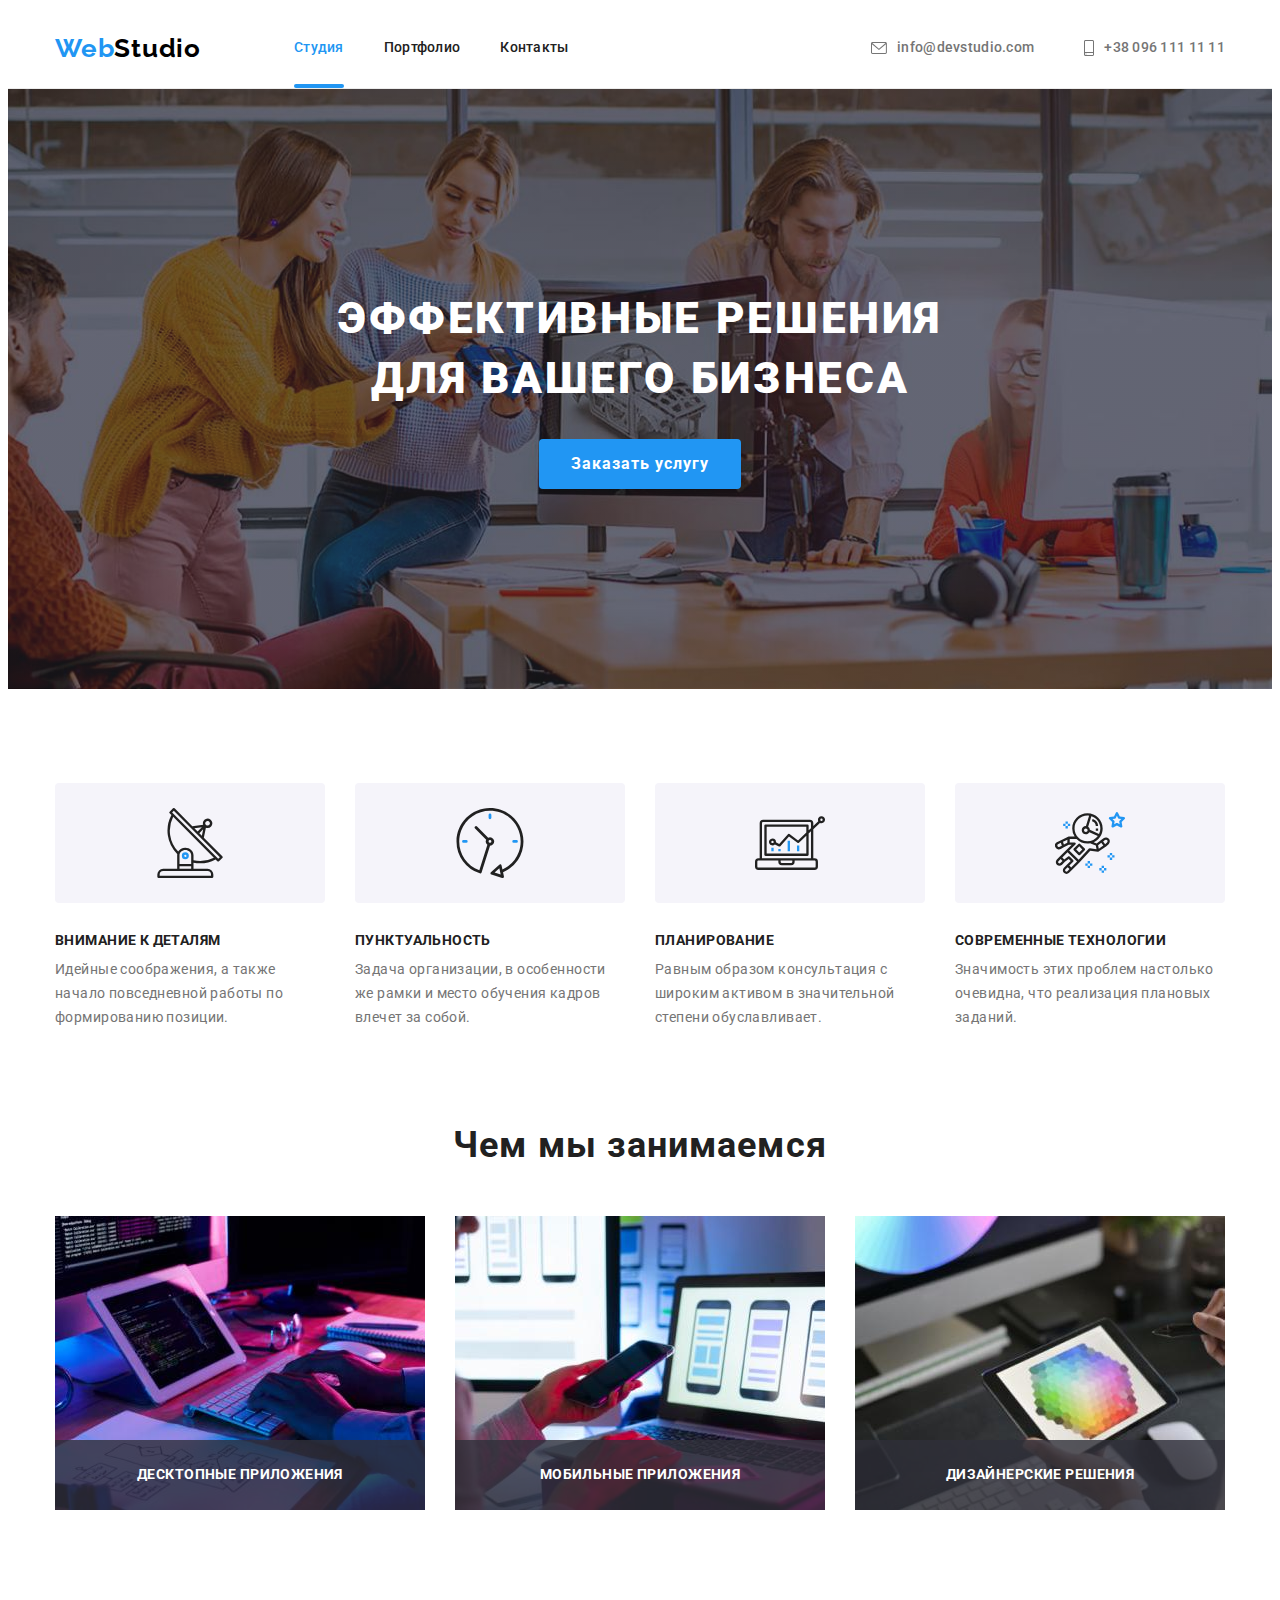
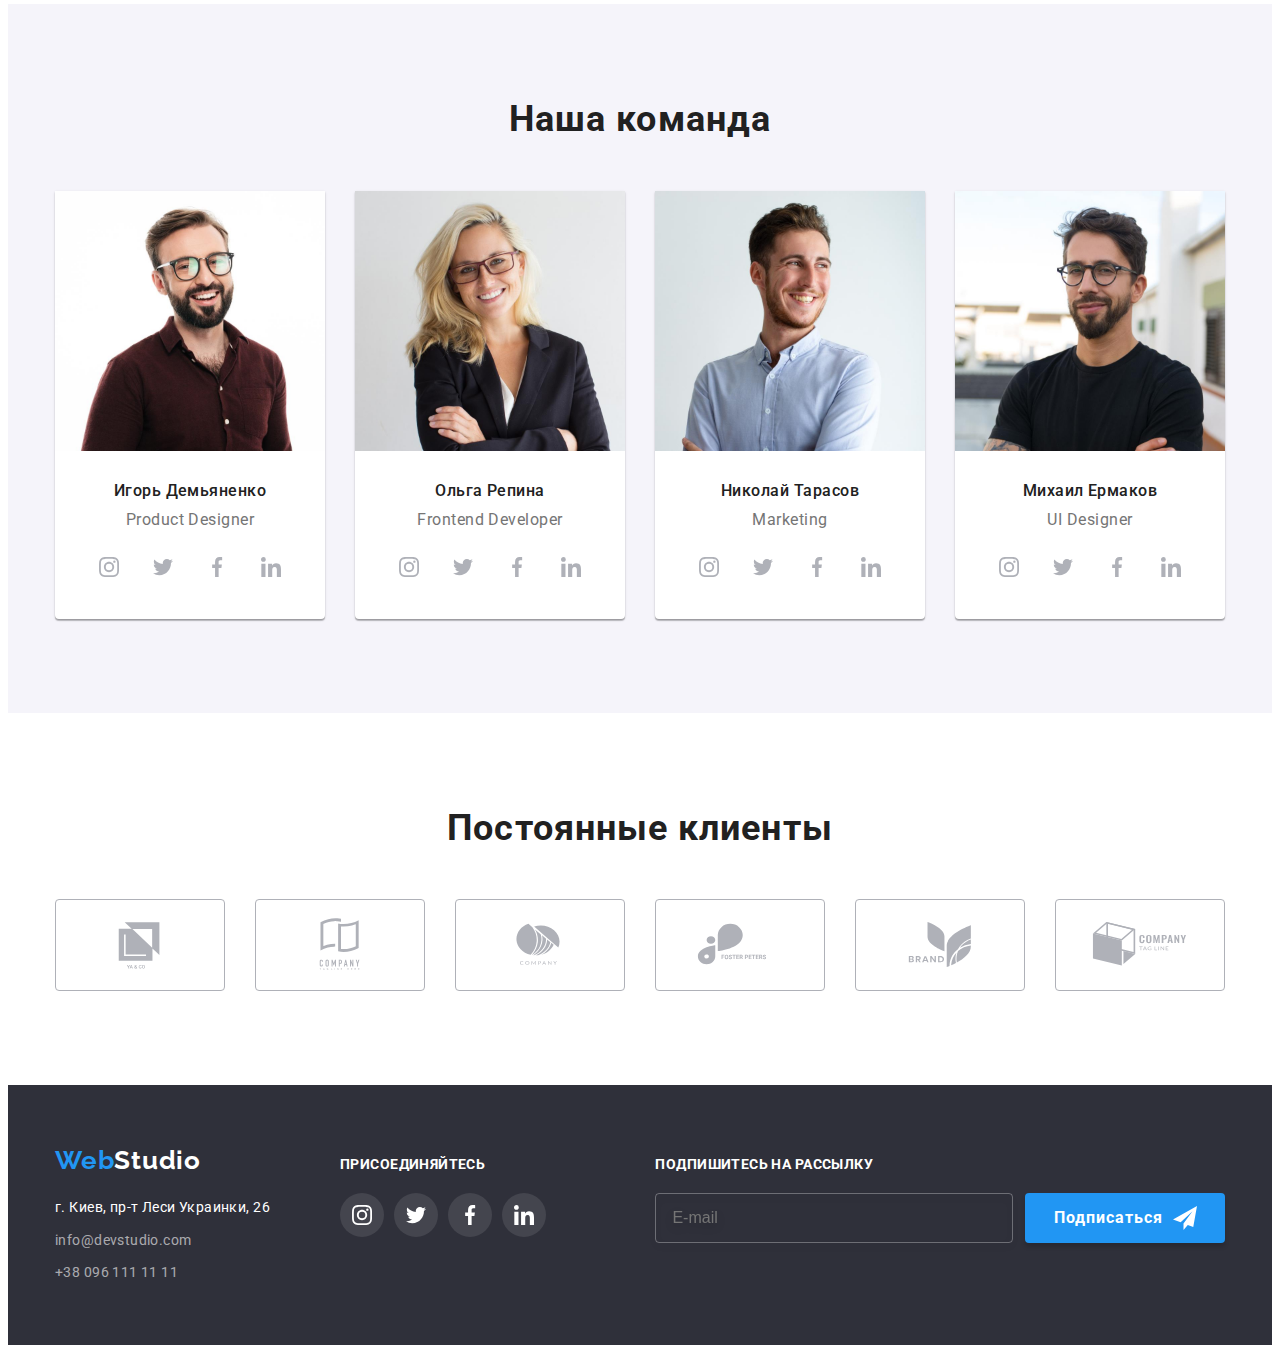
<file: index.html>
<!DOCTYPE html>
<html lang="ru">
  <head>
    <meta charset="UTF-8" />
    <meta http-equiv="X-UA-Compatible" content="IE=edge" />
    <meta name="viewport" content="width=device-width, initial-scale=1.0" />
    <link
      rel="stylesheet"
      href="https://cdnjs.cloudflare.com/ajax/libs/modern-normalize/1.1.0/modern-normalize.min.css"
      integrity="sha512-wpPYUAdjBVSE4KJnH1VR1HeZfpl1ub8YT/NKx4PuQ5NmX2tKuGu6U/JRp5y+Y8XG2tV+wKQpNHVUX03MfMFn9Q=="
      crossorigin="anonymous"
      referrerpolicy="no-referrer"
    />
    <link rel="stylesheet" href="./css/main.min.css" />
    <link rel="preconnect" href="https://fonts.googleapis.com" />
    <link rel="preconnect" href="https://fonts.gstatic.com" crossorigin />
    <link
      href="https://fonts.googleapis.com/css2?family=Raleway:wght@700&family=Roboto:wght@400;500;700;900&display=swap"
      rel="stylesheet"
    />
    <title>WebStudio</title>
  </head>
  <body>
    <!-- header -->
    <header class="header">
      <div class="container header__container">
        <nav class="header__menu">
          <a class="link logo up-logo" href="./index.html">
            <span class="logo-span">Web</span>Studio
          </a>
          <ul class="header__nav list">
            <li class="header__nav-item">
              <a class="link header__menu-link active-link" href="./index.html"
                >Студия</a
              >
            </li>
            <li class="header__nav-item">
              <a class="link header__menu-link" href="./portfolio.html">Портфолио</a>
            </li>
            <li class="header__nav-item">
              <a class="link header__menu-link" href="">Контакты</a>
            </li>
          </ul>
        </nav>
        <ul class="list header__cont-list">
          <li class="header__cont-item">
            <a class="link header__cont-link" href="mailto:info@devstudio.com">
              <svg class="header__cont-icon" width="16px" height="12px">
                <use href="./images/sprite.svg#icon-envelope"></use>
              </svg>
              info@devstudio.com
            </a>
          </li>
          <li class="header__cont-item">
            <a class="link header__cont-link" href="tel:+380961111111">
              <svg class="header__cont-icon" width="10px" height="16px">
                <use href="./images/sprite.svg#icon-smartphone"></use>
              </svg>
              +38 096 111 11 11
            </a>
          </li>
        </ul>
      </div>
    </header>

    <!-- hero -->
    <main>
      <section class="hero__section">
        <div class="container">
          <h1 class="hero__title">Эффективные решения для вашего бизнеса</h1>
          <button class="btn" type="button" data-modal-open>
            Заказать услугу
          </button>
        </div>
      </section>

      <section class="benefits__container">
        <div class="container">
          <h2 class="visually-hidden">Наши преимущества</h2>

          <ul class="list benefits-list">
            <li class="benefits__item">
              <div class="benefits__iconcont">
                <svg width="70px" height="70px">
                  <use href="./images/sprite.svg#icon-antenna"></use>
                </svg>
              </div>
              <h3 class="benefits__title">Внимание к деталям</h3>
              <p class="benefits__subtitle">
                Идейные соображения, а также начало повседневной работы по
                формированию позиции.
              </p>
            </li>
            <li class="benefits__item">
              <div class="benefits__iconcont">
                <svg width="70px" height="70px">
                  <use href="./images/sprite.svg#icon-clock"></use>
                </svg>
              </div>
              <h3 class="benefits__title">Пунктуальность</h3>
              <p class="benefits__subtitle">
                Задача организации, в особенности же рамки и место обучения
                кадров влечет за собой.
              </p>
            </li>
            <li class="benefits__item">
              <div class="benefits__iconcont">
                <svg width="70px" height="70px">
                  <use href="./images/sprite.svg#icon-diagram"></use>
                </svg>
              </div>
              <h3 class="benefits__title">Планирование</h3>
              <p class="benefits__subtitle">
                Равным образом консультация с широким активом в значительной
                степени обуславливает.
              </p>
            </li>
            <li class="benefits__item">
              <div class="benefits__iconcont">
                <svg width="70px" height="70px">
                  <use href="./images/sprite.svg#icon-astronaut"></use>
                </svg>
              </div>
              <h3 class="benefits__title">Современные технологии</h3>
              <p class="benefits__subtitle">
                Значимость этих проблем настолько очевидна, что реализация
                плановых заданий.
              </p>
            </li>
          </ul>
        </div>
      </section>

      <section class="our-works__section">
        <div class="container">
          <h2 class="secondary-title">Чем мы занимаемся</h2>
          <ul class="list our-works__list">
            <li class="our-works__item">
              <img src="./images/example1.jpg" alt="Фото сайта" width="370" />
              <h3 class="our-works__subtitle">Десктопные приложения</h3>
            </li>
            <li class="our-works__item">
              <img
                src="./images/example2.jpg"
                alt="Фото приложения"
                width="370"
              />
              <h3 class="our-works__subtitle">Мобильные приложения</h3>
            </li>
            <li class="our-works__item">
              <img
                src="./images/example3.jpg"
                alt="Фото приложения на планшете"
                width="370"
              />
              <h3 class="our-works__subtitle">Дизайнерские решения</h3>
            </li>
          </ul>
        </div>
      </section>

      <section class="team__section">
        <div class="container">
          <h2 class="secondary-title">Наша команда</h2>
          <ul class="list team__list">
            <li class="team__item">
              <img
                src="./images/team-mate-1.jpg"
                alt="Фото сотрудника компании"
                width="270"
              />
              <div class="team__itemcont">
                <h3 class="team__name">Игорь Демьяненко</h3>
                <p class="team__position">Product Designer</p>
                <ul class="social-list list">
                  <li class="social-item">
                    <a class="link social-link" href="">
                      <svg
                        class="social-icon"
                        width="20px"
                        height="20px"
                      >
                        <use href="./images/sprite.svg#icon-instagram"></use>
                      </svg>
                    </a>
                  </li>
                  <li class="social-item">
                    <a class="link social-link" href="">
                      <svg
                        class="social-icon"
                        width="20px"
                        height="20px"
                      >
                        <use href="./images/sprite.svg#icon-twitter"></use>
                      </svg>
                    </a>
                  </li>
                  <li class="social-item">
                    <a class="link social-link" href="">
                      <svg
                        class="social-icon"
                        width="20px"
                        height="20px"
                      >
                        <use href="./images/sprite.svg#icon-facebook"></use>
                      </svg>
                    </a>
                  </li>
                  <li class="social-item">
                    <a class="link social-link" href="">
                      <svg
                        class="social-icon"
                        width="20px"
                        height="20px"
                      >
                        <use href="./images/sprite.svg#icon-linkedin"></use>
                      </svg>
                    </a>
                  </li>
                </ul>
              </div>
            </li>
            <li class="team__item">
              <img
                src="./images/team-mate-2.jpg"
                alt="Фото сотрудника компании"
                width="270"
              />
              <div class="team__itemcont">
                <h3 class="team__name">Ольга Репина</h3>
                <p class="team__position">Frontend Developer</p>
                <ul class="social-list list">
                  <li class="social-item">
                    <a class="link social-link" href="">
                      <svg
                        class="social-icon"
                        width="20px"
                        height="20px"
                      >
                        <use href="./images/sprite.svg#icon-instagram"></use>
                      </svg>
                    </a>
                  </li>
                  <li class="social-item">
                    <a class="link social-link" href="">
                      <svg
                        class="social-icon"
                        width="20px"
                        height="20px"
                      >
                        <use href="./images/sprite.svg#icon-twitter"></use>
                      </svg>
                    </a>
                  </li>
                  <li class="social-item">
                    <a class="link social-link" href="">
                      <svg
                        class="social-icon"
                        width="20px"
                        height="20px"
                      >
                        <use href="./images/sprite.svg#icon-facebook"></use>
                      </svg>
                    </a>
                  </li>
                  <li class="social-item">
                    <a class="link social-link" href="">
                      <svg
                        class="social-icon"
                        width="20px"
                        height="20px"
                      >
                        <use href="./images/sprite.svg#icon-linkedin"></use>
                      </svg>
                    </a>
                  </li>
                </ul>
              </div>
            </li>
            <li class="team__item">
              <img
                src="./images/team-mate-3.jpg"
                alt="Фото сотрудника компании"
                width="270"
              />
              <div class="team__itemcont">
                <h3 class="team__name">Николай Тарасов</h3>
                <p class="team__position">Marketing</p>
                <ul class="social-list list">
                  <li class="social-item">
                    <a class="link social-link" href="">
                      <svg
                        class="social-icon"
                        width="20px"
                        height="20px"
                      >
                        <use href="./images/sprite.svg#icon-instagram"></use>
                      </svg>
                    </a>
                  </li>
                  <li class="social-item">
                    <a class="link social-link" href="">
                      <svg
                        class="social-icon"
                        width="20px"
                        height="20px"
                      >
                        <use href="./images/sprite.svg#icon-twitter"></use>
                      </svg>
                    </a>
                  </li>
                  <li class="social-item">
                    <a class="link social-link" href="">
                      <svg
                        class="social-icon"
                        width="20px"
                        height="20px"
                      >
                        <use href="./images/sprite.svg#icon-facebook"></use>
                      </svg>
                    </a>
                  </li>
                  <li class="social-item">
                    <a class="link social-link" href="">
                      <svg
                        class="social-icon"
                        width="20px"
                        height="20px"
                      >
                        <use href="./images/sprite.svg#icon-linkedin"></use>
                      </svg>
                    </a>
                  </li>
                </ul>
              </div>
            </li>
            <li class="team__item">
              <img
                src="./images/team-mate-4.jpg"
                alt="Фото сотрудника компании"
                width="270"
              />
              <div class="team__itemcont">
                <h3 class="team__name">Михаил Ермаков</h3>
                <p class="team__position">UI Designer</p>
                <ul class="social-list list">
                  <li class="social-item">
                    <a class="link social-link" href="">
                      <svg
                        class="social-icon"
                        width="20px"
                        height="20px"
                      >
                        <use href="./images/sprite.svg#icon-instagram"></use>
                      </svg>
                    </a>
                  </li>
                  <li class="social-item">
                    <a class="link social-link" href="">
                      <svg
                        class="social-icon"
                        width="20px"
                        height="20px"
                      >
                        <use href="./images/sprite.svg#icon-twitter"></use>
                      </svg>
                    </a>
                  </li>
                  <li class="social-item">
                    <a class="link social-link" href="">
                      <svg
                        class="social-icon"
                        width="20px"
                        height="20px"
                      >
                        <use href="./images/sprite.svg#icon-facebook"></use>
                      </svg>
                    </a>
                  </li>
                  <li class="social-item">
                    <a class="link social-link" href="">
                      <svg
                        class="social-icon"
                        width="20px"
                        height="20px"
                      >
                        <use href="./images/sprite.svg#icon-linkedin"></use>
                      </svg>
                    </a>
                  </li>
                </ul>
              </div>
            </li>
          </ul>
        </div>
      </section>

      <section class="clients__section">
        <div class="container">
          <h2 class="secondary-title">Постоянные клиенты</h2>
          <ul class="clients__list list">
            <li class="clients__item">
              <a href="" class="clients__link link">
                <svg class="clients__icon" width="106px" height="60px">
                  <use href="./images/sprite.svg#icon-group1"></use>
                </svg>
              </a>
            </li>
            <li class="clients__item">
              <a href="" class="clients__link link">
                <svg class="clients__icon" width="106px" height="60px">
                  <use href="./images/sprite.svg#icon-group2"></use>
                </svg>
              </a>
            </li>
            <li class="clients__item">
              <a href="" class="clients__link link">
                <svg class="clients__icon" width="106px" height="60px">
                  <use href="./images/sprite.svg#icon-group3"></use>
                </svg>
              </a>
            </li>
            <li class="clients__item">
              <a href="" class="clients__link link">
                <svg class="clients__icon" width="106px" height="60px">
                  <use href="./images/sprite.svg#icon-group4"></use>
                </svg>
              </a>
            </li>
            <li class="clients__item">
              <a href="" class="clients__link link">
                <svg class="clients__icon" width="106px" height="60px">
                  <use href="./images/sprite.svg#icon-group5"></use>
                </svg>
              </a>
            </li>
            <li class="clients__item">
              <a href="" class="clients__link link">
                <svg class="clients__icon" width="106px" height="60px">
                  <use href="./images/sprite.svg#icon-group6"></use>
                </svg>
              </a>
            </li>
          </ul>
        </div>
      </section>
    </main>

    <!-- footer -->
    <footer class="footer">
      <div class="container footer__container">
        <div class="footer__left-cont">
          <a class="logo link down-logo" href="./index.html">
            <span class="logo-span">Web</span>Studio
          </a>
          <address class="footer__address">
            <p class="footer__address-text">г. Киев, пр-т Леси Украинки, 26</p>
            <ul class="list footer__address-list">
              <li class="footer__address-item">
                <a
                  class="link footer__address-link"
                  href="mailto:info@devstudio.com"
                  >info@devstudio.com</a
                >
              </li>
              <li class="footer__address-item">
                <a class="link footer__address-link" href="tel:+380961111111"
                  >+38 096 111 11 11</a
                >
              </li>
            </ul>
          </address>
        </div>
        <div>
          <p class="footer__subtitle">присоединяйтесь</p>
          <ul class="social-list list">
            <li class="social-item">
              <a class="link social-link social-link--footer" href="">
                <svg class="social-icon" width="20px" height="20px">
                  <use href="./images/sprite.svg#icon-instagram"></use>
                </svg>
              </a>
            </li>
            <li class="social-item">
              <a class="link social-link social-link--footer" href="">
                <svg class="social-icon" width="20px" height="20px">
                  <use href="./images/sprite.svg#icon-twitter"></use>
                </svg>
              </a>
            </li>
            <li class="social-item">
              <a class="link social-link social-link--footer" href="">
                <svg class="social-icon" width="20px" height="20px">
                  <use href="./images/sprite.svg#icon-facebook"></use>
                </svg>
              </a>
            </li>
            <li class="social-item">
              <a class="link social-link social-link--footer" href="">
                <svg class="social-icon" width="20px" height="20px">
                  <use href="./images/sprite.svg#icon-linkedin"></use>
                </svg>
              </a>
            </li>
          </ul>
        </div>
        <div class="footer__form-cont">
          <form class="footer__form" action="#">
            <p class="footer__subtitle">Подпишитесь на рассылку</p>
            <div class="footer__form-cont">
              <input
                class="footer__input"
                name="footer-subscr-email"
                type="email"
                placeholder="E-mail"
              />
              <button class="btn" type="submit">
                Подписаться
                <svg width="24px" height="24px">
                  <use href="./images/sprite.svg#icon-send"></use>
                </svg>
              </button>
            </div>
          </form>
        </div>
      </div>
    </footer>

    <!--backdrop-->

    <div class="backdrop is-hidden" data-modal>
      <div class="modal">
        <button class="close-modal-btn" data-modal-close>
          <svg class="close-icon" width="18px" height="18px">
            <use href="./images/sprite.svg#icon-close"></use>
          </svg>
        </button>

        <form action="#" class="modal-form" autocomplete="off">
          <h2 class="modal-form-title">
            Оставьте свои данные, мы вам перезвоним
          </h2>
          <label class="form-label">
            <span class="form-label-text">Имя</span>
            <span class="input-icon-wrapper">
              <input class="form-field" name="user-name" type="text" />
              <svg class="modal-form-icon" width="18px" height="18px">
                <use href="./images/sprite.svg#person-icon"></use>
              </svg>
            </span>
          </label>
          <label class="form-label">
            <span class="form-label-text">Телефон</span>
            <span class="input-icon-wrapper">
              <input class="form-field" name="user-tel" type="tel" />
              <svg class="modal-form-icon" width="18px" height="18px">
                <use href="./images/sprite.svg#phone-form-icon"></use>
              </svg>
            </span>
          </label>
          <label class="form-label">
            <span class="form-label-text">Почта</span>
            <span class="input-icon-wrapper">
              <input class="form-field" name="user-email" type="email" />
              <svg class="modal-form-icon" width="18px" height="18px">
                <use href="./images/sprite.svg#email-form-icon"></use>
              </svg>
            </span>
          </label>
          <label class="form-label">
            <span class="form-label-text">Комментарий</span>
            <textarea
              class="form-field form-text-comment"
              name="user-comment"
              placeholder="Введите текст"
            ></textarea>
          </label>

          <label class="confirm-label">
            <input
              class="checkbox-confirm"
              type="checkbox"
              name="user-confirmation"
            />
            <span class="check-box-icon"></span>
            Соглашаюсь с рассылкой и принимаю&nbsp;<a
              class="confirm-form-link"
              href=""
              >Условия договора</a
            >
          </label>

          <button class="btn" type="submit">Отправить</button>
        </form>
      </div>
    </div>

    <!--/backdrop-->
    <script src="./js/modal.js"></script>
  </body>
</html>
</file>
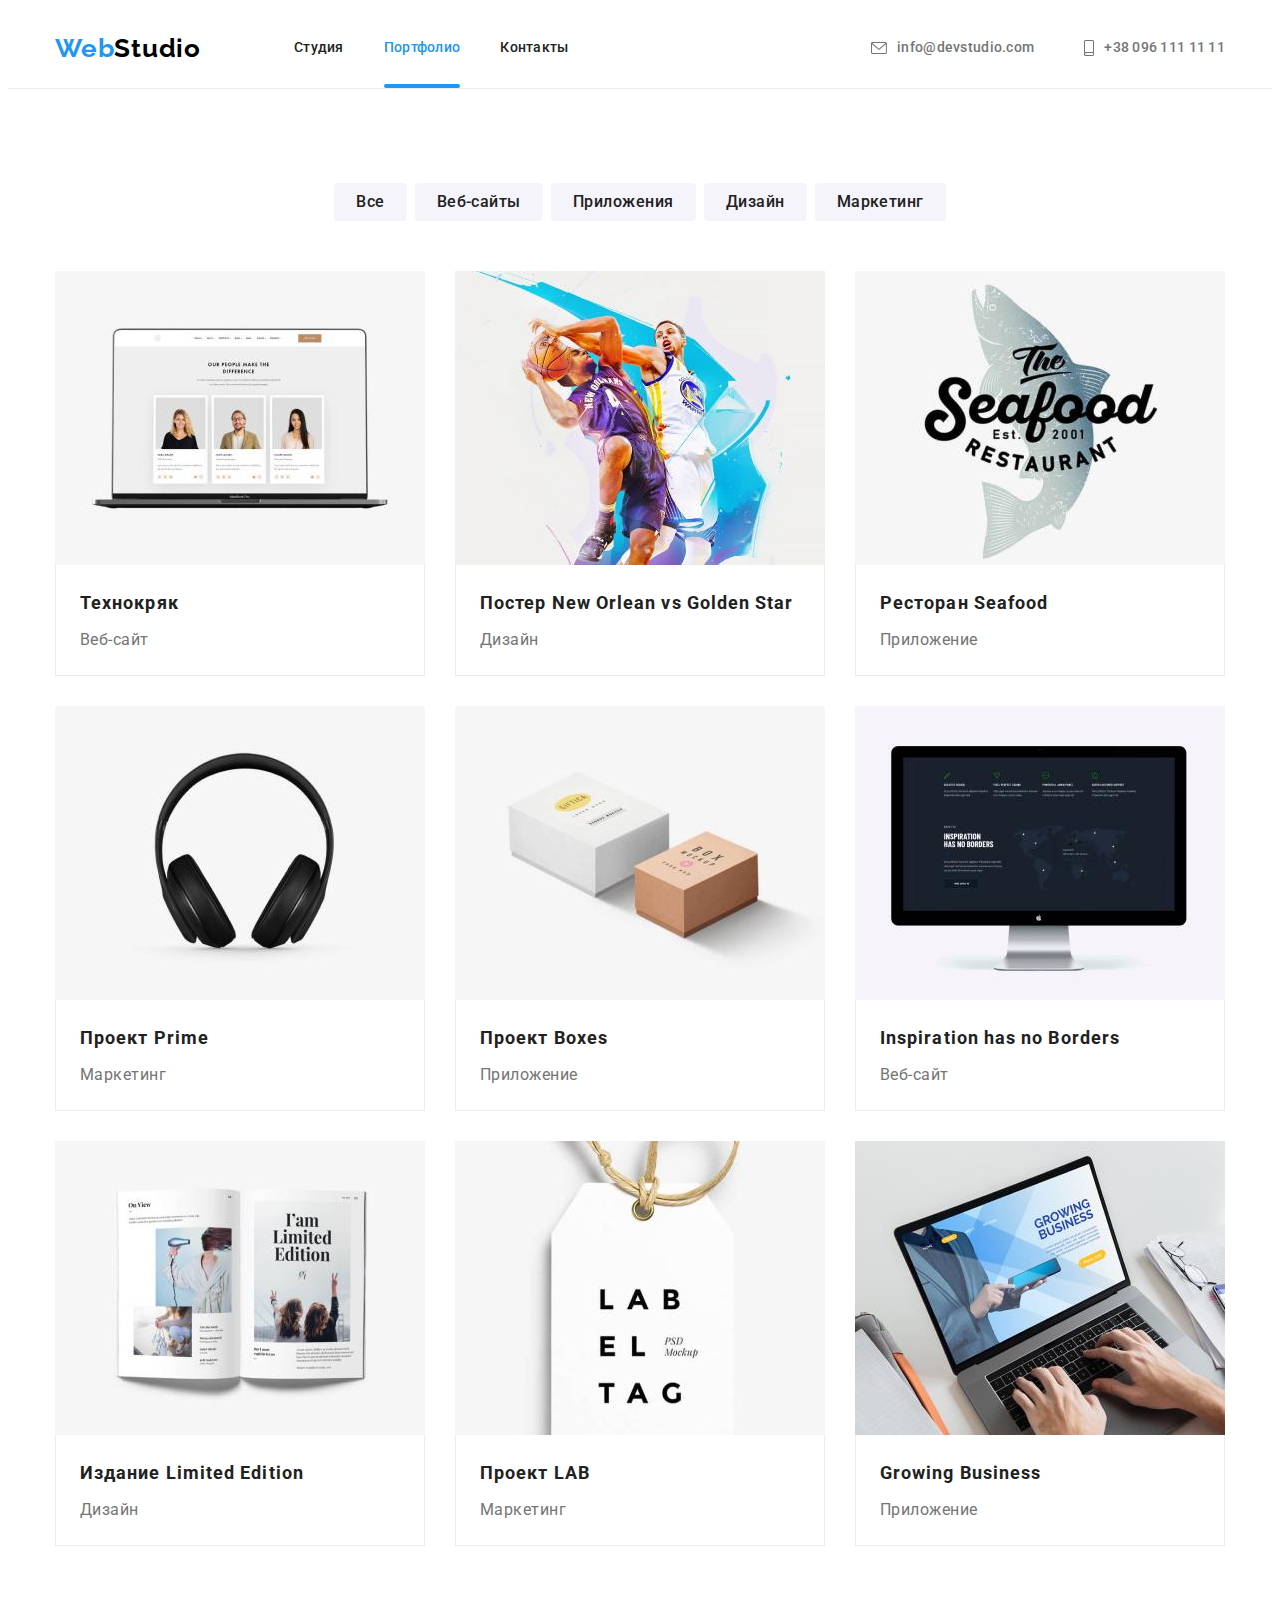
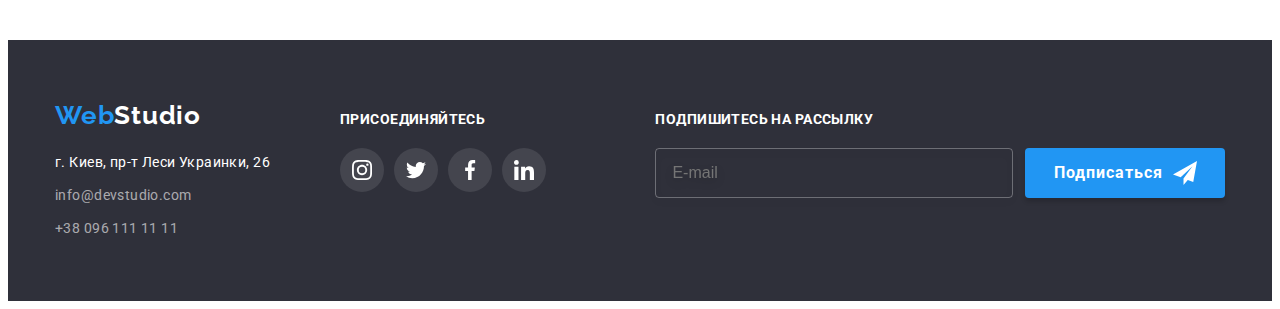
<file: portfolio.html>
<!DOCTYPE html>
<html lang="ru">
  <head>
    <meta charset="UTF-8" />
    <meta http-equiv="X-UA-Compatible" content="IE=edge" />
    <meta name="viewport" content="width=device-width, initial-scale=1.0" />
    <link
      rel="stylesheet"
      href="https://cdnjs.cloudflare.com/ajax/libs/modern-normalize/1.1.0/modern-normalize.min.css"
      integrity="sha512-wpPYUAdjBVSE4KJnH1VR1HeZfpl1ub8YT/NKx4PuQ5NmX2tKuGu6U/JRp5y+Y8XG2tV+wKQpNHVUX03MfMFn9Q=="
      crossorigin="anonymous"
      referrerpolicy="no-referrer"
    />
    <link rel="stylesheet" href="./css/main.min.css" />
    <link rel="preconnect" href="https://fonts.googleapis.com" />
    <link rel="preconnect" href="https://fonts.gstatic.com" crossorigin />
    <link
      href="https://fonts.googleapis.com/css2?family=Raleway:wght@700&family=Roboto:wght@400;500;700;900&display=swap"
      rel="stylesheet"
    />
    <title>Портфолио</title>
  </head>
  <body>
    <!-- header -->
    <header class="header">
      <div class="container header__container">
        <nav class="header__menu">
          <a class="link logo up-logo" href="./index.html">
            <span class="logo-span">Web</span>Studio
          </a>
          <ul class="header__nav list">
            <li class="header__nav-item">
              <a class="link header__menu-link" href="./index.html">Студия</a>
            </li>
            <li class="header__nav-item">
              <a
                class="link header__menu-link active-link"
                href="./portfolio.html"
                >Портфолио</a
              >
            </li>
            <li class="header__nav-item">
              <a class="link header__menu-link" href="">Контакты</a>
            </li>
          </ul>
        </nav>
        <ul class="list header__cont-list">
          <li class="header__cont-item">
            <a class="link header__cont-link" href="mailto:info@devstudio.com">
              <svg class="header__cont-icon" width="16px" height="12px">
                <use href="./images/sprite.svg#icon-envelope"></use>
              </svg>
              info@devstudio.com
            </a>
          </li>
          <li class="header__cont-item">
            <a class="link header__cont-link" href="tel:+380961111111">
              <svg class="header__cont-icon" width="10px" height="16px">
                <use href="./images/sprite.svg#icon-smartphone"></use>
              </svg>
              +38 096 111 11 11
            </a>
          </li>
        </ul>
      </div>
    </header>

    <!-- main -->
    <main>
      <section class="potfolio_container">
        <div class="container">
          <h1 class="visually-hidden">Наши работы</h1>
          <ul class="list filter-list">
            <li class="filter-item">
              <button class="btn-filter" type="button">Все</button>
            </li>
            <li class="filter-item">
              <button class="btn-filter" type="button">Веб-сайты</button>
            </li>
            <li class="filter-item">
              <button class="btn-filter" type="button">Приложения</button>
            </li>
            <li class="filter-item">
              <button class="btn-filter" type="button">Дизайн</button>
            </li>
            <li class="filter-item">
              <button class="btn-filter" type="button">Маркетинг</button>
            </li>
          </ul>
          <ul class="list ptf__list">
            <li class="ptf__item">
              <a class="link portfolio__link" href="">
                <div class="ptf__img-cont">
                  <img
                    src="./images/our-works-1.jpg"
                    alt="Фото веб-сайта"
                    width="370"
                  />
                  <div class="ptf__descr-cont">
                    <p class="ptf__descr">
                      Технокряк это современная площадка распространения
                      коронавируса. Компании используют эту платформу для
                      цифрового шпионажа и атак на защищённые сервера
                      конкурентов.
                    </p>
                  </div>
                </div>

                <div class="ptf__textcont">
                  <h2 class="ptf__title">Технокряк</h2>
                  <p class="ptf__subtitle">Веб-сайт</p>
                </div>
              </a>
            </li>
            <li class="ptf__item">
              <a class="link portfolio__link" href="">
                <div class="ptf__img-cont">
                  <img
                    src="./images/our-works-2.jpg"
                    alt="Фото постера"
                    width="370"
                  />
                  <div class="ptf__descr-cont">
                    <p class="ptf__descr">
                      Технокряк это современная площадка распространения
                      коронавируса. Компании используют эту платформу для
                      цифрового шпионажа и атак на защищённые сервера
                      конкурентов.
                    </p>
                  </div>
                </div>
                <div class="ptf__textcont">
                  <h2 class="ptf__title">Постер New Orlean vs Golden Star</h2>
                  <p class="ptf__subtitle">Дизайн</p>
                </div>
              </a>
            </li>
            <li class="ptf__item">
              <a class="link portfolio__link" href="">
                <div class="ptf__img-cont">
                  <img
                    src="./images/our-works-3.jpg"
                    alt="Фото с логотипом ресторана"
                    width="370"
                  />
                  <div class="ptf__descr-cont">
                    <p class="ptf__descr">
                      Технокряк это современная площадка распространения
                      коронавируса. Компании используют эту платформу для
                      цифрового шпионажа и атак на защищённые сервера
                      конкурентов.
                    </p>
                  </div>
                </div>
                <div class="ptf__textcont">
                  <h2 class="ptf__title">Ресторан Seafood</h2>
                  <p class="ptf__subtitle">Приложение</p>
                </div>
              </a>
            </li>
            <li class="ptf__item">
              <a class="link portfolio__link" href="">
                <div class="ptf__img-cont">
                  <img
                    src="./images/our-works-4.jpg"
                    alt="Фото с наушниками"
                    width="370"
                  />
                  <div class="ptf__descr-cont">
                    <p class="ptf__descr">
                      Технокряк это современная площадка распространения
                      коронавируса. Компании используют эту платформу для
                      цифрового шпионажа и атак на защищённые сервера
                      конкурентов.
                    </p>
                  </div>
                </div>
                <div class="ptf__textcont">
                  <h2 class="ptf__title">Проект Prime</h2>
                  <p class="ptf__subtitle">Маркетинг</p>
                </div>
              </a>
            </li>
            <li class="ptf__item">
              <a class="link portfolio__link" href="">
                <div class="ptf__img-cont">
                  <img
                    src="./images/our-works-5.jpg"
                    alt="Фото с коробками"
                    width="370"
                  />
                  <div class="ptf__descr-cont">
                    <p class="ptf__descr">
                      Технокряк это современная площадка распространения
                      коронавируса. Компании используют эту платформу для
                      цифрового шпионажа и атак на защищённые сервера
                      конкурентов.
                    </p>
                  </div>
                </div>
                <div class="ptf__textcont">
                  <h2 class="ptf__title">Проект Boxes</h2>
                  <p class="ptf__subtitle">Приложение</p>
                </div>
              </a>
            </li>
            <li class="ptf__item">
              <a class="link portfolio__link" href="">
                <div class="ptf__img-cont">
                  <img
                    src="./images/our-works-6.jpg"
                    alt="Фото веб-сайта"
                    width="370"
                  />
                  <div class="ptf__descr-cont">
                    <p class="ptf__descr">
                      Технокряк это современная площадка распространения
                      коронавируса. Компании используют эту платформу для
                      цифрового шпионажа и атак на защищённые сервера
                      конкурентов.
                    </p>
                  </div>
                </div>
                <div class="ptf__textcont">
                  <h2 class="ptf__title">Inspiration has no Borders</h2>
                  <p class="ptf__subtitle">Веб-сайт</p>
                </div>
              </a>
            </li>
            <li class="ptf__item">
              <a class="link portfolio__link" href="">
                <div class="ptf__img-cont">
                  <img
                    src="./images/our-works-7.jpg"
                    alt="Фото журнала"
                    width="370"
                  />
                  <div class="ptf__descr-cont">
                    <p class="ptf__descr">
                      Технокряк это современная площадка распространения
                      коронавируса. Компании используют эту платформу для
                      цифрового шпионажа и атак на защищённые сервера
                      конкурентов.
                    </p>
                  </div>
                </div>
                <div class="ptf__textcont">
                  <h2 class="ptf__title">Издание Limited Edition</h2>
                  <p class="ptf__subtitle">Дизайн</p>
                </div>
              </a>
            </li>
            <li class="ptf__item">
              <a class="link portfolio__link" href="">
                <div class="ptf__img-cont">
                  <img
                    src="./images/our-works-8.jpg"
                    alt="Фото с логотипом бирки"
                    width="370"
                  />
                  <div class="ptf__descr-cont">
                    <p class="ptf__descr">
                      Технокряк это современная площадка распространения
                      коронавируса. Компании используют эту платформу для
                      цифрового шпионажа и атак на защищённые сервера
                      конкурентов.
                    </p>
                  </div>
                </div>
                <div class="ptf__textcont">
                  <h2 class="ptf__title">Проект LAB</h2>
                  <p class="ptf__subtitle">Маркетинг</p>
                </div>
              </a>
            </li>
            <li class="ptf__item">
              <a class="link portfolio__link" href="">
                <div class="ptf__img-cont">
                  <img
                    src="./images/our-works-9.jpg"
                    alt="Фото с приложением на PC"
                    width="370"
                  />
                  <div class="ptf__descr-cont">
                    <p class="ptf__descr">
                      Технокряк это современная площадка распространения
                      коронавируса. Компании используют эту платформу для
                      цифрового шпионажа и атак на защищённые сервера
                      конкурентов.
                    </p>
                  </div>
                </div>
                <div class="ptf__textcont">
                  <h2 class="ptf__title">Growing Business</h2>
                  <p class="ptf__subtitle">Приложение</p>
                </div>
              </a>
            </li>
          </ul>
        </div>
      </section>
    </main>

    <!-- footer -->
    <footer class="footer">
      <div class="container footer__container">
        <div class="footer__left-cont">
          <a class="logo link down-logo" href="./index.html">
            <span class="logo-span">Web</span>Studio
          </a>
          <address class="footer__address">
            <p class="footer__address-text">г. Киев, пр-т Леси Украинки, 26</p>
            <ul class="list footer__address-list">
              <li class="footer__address-item">
                <a
                  class="link footer__address-link"
                  href="mailto:info@devstudio.com"
                  >info@devstudio.com</a
                >
              </li>
              <li class="footer__address-item">
                <a class="link footer__address-link" href="tel:+380961111111"
                  >+38 096 111 11 11</a
                >
              </li>
            </ul>
          </address>
        </div>
        <div>
          <p class="footer__subtitle">присоединяйтесь</p>
          <ul class="social-list list">
            <li class="social-item">
              <a class="link social-link social-link--footer" href="">
                <svg class="social-icon" width="20px" height="20px">
                  <use href="./images/sprite.svg#icon-instagram"></use>
                </svg>
              </a>
            </li>
            <li class="social-item">
              <a class="link social-link social-link--footer" href="">
                <svg class="social-icon" width="20px" height="20px">
                  <use href="./images/sprite.svg#icon-twitter"></use>
                </svg>
              </a>
            </li>
            <li class="social-item">
              <a class="link social-link social-link--footer" href="">
                <svg class="social-icon" width="20px" height="20px">
                  <use href="./images/sprite.svg#icon-facebook"></use>
                </svg>
              </a>
            </li>
            <li class="social-item">
              <a class="link social-link social-link--footer" href="">
                <svg class="social-icon" width="20px" height="20px">
                  <use href="./images/sprite.svg#icon-linkedin"></use>
                </svg>
              </a>
            </li>
          </ul>
        </div>
        <div class="footer__form-cont">
          <form class="footer__form" action="#">
            <p class="footer__subtitle">Подпишитесь на рассылку</p>
            <div class="footer__form-cont">
              <input
                class="footer__input"
                name="footer-subscr-email"
                type="email"
                placeholder="E-mail"
              />
              <button class="btn" type="submit">
                Подписаться
                <svg width="24px" height="24px">
                  <use href="./images/sprite.svg#icon-send"></use>
                </svg>
              </button>
            </div>
          </form>
        </div>
      </div>
    </footer>
  </body>
</html>
</file>
<file: css/main.min.css>
:root{--primary-text-color: #212121;--secondary-text-color: #757575;--primary-title-color: #ffffff;--secondary-title-color: #212121;--accent-color: #2196f3;--logo-text-color: #000000;--secondary-accent-color: #188ce8;--third-text-color: #ffffff;--adress-text-color: rgba(255, 255, 255, 0.6);--secondary-background-color: #f5f4fa;--font-family: "Roboto", sans-serif}.visually-hidden{position:absolute;width:1px;height:1px;margin:-1px;border:0;padding:0;white-space:nowrap;clip-path:inset(100%);clip:rect(0 0 0 0);overflow:hidden}*,*::before,*::after{box-sizing:border-box}body{font-family:var(--font-family);color:var(--primary-text-color)}p,h1,h2,h3,h4,h5,h6{margin:0;padding:0}img{display:block}.link{text-decoration:none}.list{list-style:none;margin:0;padding:0}.container{width:1200px;padding-left:15px;padding-right:15px;margin:0 auto}.btn{padding:10px 32px;font-family:inherit;font-weight:700;font-size:16px;line-height:1.87;letter-spacing:0.06em;color:var(--third-text-color);background-color:var(--accent-color);border-radius:4px;border:none;box-shadow:0px 4px 4px rgba(0,0,0,0.15);transition:background-color 250ms cubic-bezier(0.4, 0, 0.2, 1)}.btn:hover,.btn:focus{background-color:var(--secondary-accent-color);cursor:pointer}.btn-filter{padding:6px 22px;font-family:inherit;font-weight:500;font-size:16px;line-height:1.63;letter-spacing:0.03em;color:var(--primary-text-color);background-color:var(--secondary-background-color);border-radius:4px;border:none;transition:background-color 250ms cubic-bezier(0.4, 0, 0.2, 1),color 250ms cubic-bezier(0.4, 0, 0.2, 1),box-shadow 250ms cubic-bezier(0.4, 0, 0.2, 1)}.btn-filter:hover,.btn-filter:focus{color:var(--third-text-color);background-color:var(--accent-color);box-shadow:0px 3px 1px rgba(0,0,0,0.1),0px 1px 2px rgba(0,0,0,0.08),0px 2px 2px rgba(0,0,0,0.12);border-radius:4px}.social-list{display:flex;justify-content:center}.social-item{margin-right:10px;width:44px;height:44px}.social-item:last-child{margin-right:0px}.social-icon{fill:#afb1b8;transition:fill 250ms cubic-bezier(0.4, 0, 0.2, 1)}.social-link{width:100%;height:100%;display:flex;align-items:center;justify-content:center;border-radius:50%;transition:background-color 250ms cubic-bezier(0.4, 0, 0.2, 1)}.social-link:hover,.social-link:focus{background-color:var(--accent-color)}.social-link:hover .social-icon,.social-link:focus .social-icon{fill:#ffffff}.social-link--footer{background-color:rgba(255,255,255,0.1);transition:background-color 250ms cubic-bezier(0.4, 0, 0.2, 1)}.social-link--footer:hover,.social-link--footer:focus{background-color:var(--accent-color)}.social-link--footer .social-icon{fill:var(--primary-title-color)}.active-link.header__menu-link{position:relative;color:var(--accent-color)}.active-link.header__menu-link::after{content:"";display:block;position:absolute;left:0;bottom:0;width:100%;height:4px;background-color:var(--accent-color);border-radius:2px}.logo{font-family:Raleway;font-weight:700;font-size:26px;line-height:1.19;letter-spacing:0.03em}.up-logo{color:var(--logo-text-color)}.down-logo{color:var(--primary-title-color)}.logo-span{color:var(--accent-color)}.backdrop{position:fixed;top:0;left:0;width:100%;height:100%;background-color:rgba(0,0,0,0.2);opacity:1;transition:opacity 250ms cubic-bezier(0.4, 0, 0.2, 1)}.backdrop.is-hidden{opacity:0;pointer-events:none}.modal{position:absolute;top:50%;left:50%;transform:scale(1) translate(-50%, -50%);transition:transform 250ms cubic-bezier(0.4, 0, 0.2, 1);padding:40px;min-width:528px;min-height:581px;background-color:#ffffff;box-shadow:0px 1px 3px rgba(0,0,0,0.12),0px 1px 1px rgba(0,0,0,0.14),0px 2px 1px rgba(0,0,0,0.2);border-radius:4px}.backdrop.is-hidden .modal{transform:scale(0.8) translate(-50%, -50%)}.modal-form{margin-left:auto;margin-right:auto;text-align:center}.modal-form-title{margin-bottom:12px;font-weight:700;font-size:20px;line-height:1.15;text-align:center;letter-spacing:0.03em}.close-modal-btn{position:absolute;top:0;right:0;transform:translate(-8px, 8px);display:flex;align-items:center;justify-content:center;width:30px;height:30px;border:1px solid rgba(0,0,0,0.1);border-radius:50px;background-color:#ffffff;cursor:pointer}.form-label{display:block;display:flex;flex-direction:column;margin-bottom:10px;text-align:left}.input-icon-wrapper{display:flex;position:relative;width:100%}.form-label-text{margin-bottom:4px;font-size:12px;line-height:1.17;letter-spacing:0.01em}.form-field{width:100%;height:40px;padding-left:42px;border:1px solid rgba(33,33,33,0.2);border-radius:4px;transition:border-color 250ms cubic-bezier(0.4, 0, 0.2, 1)}.modal-form-icon{position:absolute;left:0;bottom:50%;transform:translate(12px, 50%);transition:fill 250ms cubic-bezier(0.4, 0, 0.2, 1)}.form-label:focus-within .form-field{border-color:var(--accent-color);outline:none}.form-label:focus-within .modal-form-icon{fill:var(--accent-color)}.close-icon{transition:fill 250ms cubic-bezier(0.4, 0, 0.2, 1)}.close-modal-btn:hover .close-icon,.close-modal-btn:focus .close-icon{fill:var(--accent-color)}.form-field.form-text-comment{padding:12px 16px;height:120px;resize:none;font-size:14px;line-height:1.15;letter-spacing:0.01em}.confirm-label{display:flex;margin-top:20px;margin-bottom:30px;margin-left:auto;margin-right:auto;align-items:center;justify-content:center;font-size:14px;line-height:1.71;letter-spacing:0.03em;color:var(--secondary-text-color)}.confirm-form-link{color:var(--accent-color);margin-left:5px}.checkbox-confirm{width:1px;height:1px;margin:-1px;border:0;padding:0;white-space:nowrap;clip-path:inset(100%);clip:rect(0 0 0 0);overflow:hidden}.check-box-icon{display:inline-block;width:16px;height:15px;margin-right:7px;border:2px solid var(--primary-text-color);border-radius:2px;box-shadow:0px 4px 4px rgba(0,0,0,0.25);transition:box-shadow 250ms cubic-bezier(0.4, 0, 0.2, 1)}.checkbox-confirm:checked+.check-box-icon{background-image:url("../images/icon-check.svg");background-color:var(--accent-color);background-size:contain;background-origin:border-box;border-color:var(--accent-color);box-shadow:none;transition:background-color 250ms cubic-bezier(0.4, 0, 0.2, 1),border-color 250ms cubic-bezier(0.4, 0, 0.2, 1)}.modal-form>.btn{padding-left:56px;padding-right:55px}.checkbox-confirm:focus+.check-box-icon{outline:1px solid var(--accent-color);border-color:var(--accent-color)}.footer__form-cont{margin-left:auto}.footer__form .footer__form-cont{display:flex}.footer__input{margin-right:12px;padding:15px 16px;width:358px;height:50px;background-color:inherit;border:1px solid rgba(255,255,255,0.3);border-radius:4px;font-size:16px;line-height:1.25;filter:drop-shadow(0px 4px 4px rgba(0,0,0,0.15));color:var(--third-text-color);outline:none}.footer__form-cont .btn{display:flex;align-items:center;padding-left:29px;padding-right:28px}.footer__form-cont .btn svg{margin-left:10px}.secondary-title{margin-bottom:50px;font-weight:700;font-size:36px;line-height:1.17;text-align:center;letter-spacing:0.03em;color:var(--secondary-title-color)}.header{border-bottom:1px solid #ECECEC}.header__container{display:flex;align-items:center}.header__nav{display:flex;margin-left:93px}.header__nav .header__nav-item:not(:last-child){margin-right:40px}.header__menu{display:flex;align-items:center}.header__menu-link{display:block;padding-top:32px;padding-bottom:32px;font-weight:500;font-size:14px;line-height:1.14;letter-spacing:0.02em;color:var(--primary-text-color);transition:color 250ms cubic-bezier(0.4, 0, 0.2, 1)}.header__menu-link:hover,.header__menu-link:focus,.header__cont-link:hover,.header__cont-link:focus{color:var(--accent-color)}.header__cont-list{display:flex;margin-left:auto}.header__cont-list .header__cont-item:not(:last-child){margin-right:50px}.header__cont-link{display:flex;font-weight:500;font-size:14px;line-height:1.14;letter-spacing:0.02em;color:var(--secondary-text-color);align-items:center;transition:color 250ms cubic-bezier(0.4, 0, 0.2, 1)}.header__cont-icon{margin-right:10px;fill:var(--secondary-text-color);transition:fill 250ms cubic-bezier(0.4, 0, 0.2, 1)}.header__cont-link:hover .header__cont-icon{fill:var(--accent-color)}.hero__title{max-width:696px;margin-left:auto;margin-right:auto;margin-bottom:30px;font-weight:900;font-size:44px;line-height:1.36;text-align:center;letter-spacing:0.06em;text-transform:uppercase;color:var(--primary-title-color)}.hero__section{padding-top:200px;padding-bottom:200px;text-align:center;background-size:1600px 600px;background-image:linear-gradient(rgba(47,48,58,0.4), rgba(47,48,58,0.4)),url(../images/hero-bg-img.jpg);background-repeat:no-repeat;background-position:center}.benefits__container{padding-top:94px;padding-bottom:94px}.benefits-list{display:flex}.benefits-list .benefits__item{width:calc((100% - 30px * 3) / 4)}.benefits-list .benefits__item:not(:last-child){margin-right:30px}.benefits__iconcont{display:flex;width:270px;height:120px;margin-bottom:30px;align-items:center;justify-content:center;background-color:#f5f4fa;border-radius:4px}.benefits__title{font-weight:700;font-size:14px;line-height:1.14;letter-spacing:0.03em;text-transform:uppercase;color:var(--secondary-title-color)}.benefits__subtitle{margin-top:10px;font-size:14px;line-height:1.71;letter-spacing:0.03em;color:var(--secondary-text-color)}.our-works__subtitle{position:absolute;left:0;bottom:0;padding-top:27px;padding-bottom:27px;width:100%;background-color:rgba(47,48,58,0.8);font-weight:700;font-size:14px;line-height:1.14;text-align:center;letter-spacing:0.03em;text-transform:uppercase;color:var(--primary-title-color)}.our-works__section{padding-bottom:94px}.our-works__list{margin-right:-30px;display:flex}.our-works__item{position:relative}.our-works__list .our-works__item{margin-right:30px;width:370px}.team__name{margin-bottom:10px;font-weight:500;font-size:16px;line-height:1.19;text-align:center;letter-spacing:0.03em}.team__itemcont{padding-top:30px;padding-bottom:30px}.team__position{margin-bottom:16px;font-size:16px;line-height:1.19;text-align:center;letter-spacing:0.03em;color:var(--secondary-text-color)}.team__section{padding-top:94px;padding-bottom:94px;background-color:var(--secondary-background-color)}.team__list{display:flex;flex-wrap:wrap;margin-left:-30px}.team__item{width:calc((100% - 30px * 4) / 4);margin-left:30px;background-color:var(--third-text-color);box-shadow:0px 1px 3px rgba(0,0,0,0.12),0px 1px 1px rgba(0,0,0,0.14),0px 2px 1px rgba(0,0,0,0.2);border-radius:0px 0px 4px 4px}.clients__section{padding-top:94px;padding-bottom:94px}.clients__list{display:flex}.clients__item{width:170px;height:92px}.clients__item:not(:last-child){margin-right:30px}.clients__link{display:flex;width:100%;height:100%;align-items:center;justify-content:center;border:1px solid #afb1b8;border-radius:4px;transition:border-color 250ms cubic-bezier(0.4, 0, 0.2, 1)}.clients__link:hover,.clients__link:focus{border:1px solid var(--accent-color)}.clients__icon{fill:#afb1b8;transition:fill 250ms cubic-bezier(0.4, 0, 0.2, 1)}.clients__link:hover .clients__icon{fill:var(--accent-color)}.clients__link:focus .clients__icon{fill:var(--accent-color)}.footer{padding-top:60px;padding-bottom:60px;background-color:#2f303a}.footer__address{margin-top:20px}.footer__container{display:flex;align-items:baseline}.footer__left-cont{margin-right:70px}.footer__subtitle{margin-bottom:20px;color:var(--primary-title-color);font-weight:bold;font-size:14px;line-height:1.14;letter-spacing:0.03em;text-transform:uppercase}.footer__address-text{font-style:normal;font-size:14px;line-height:1.71;letter-spacing:0.03em;color:var(--third-text-color);transition:color 250ms cubic-bezier(0.4, 0, 0.2, 1)}.footer__address-link{font-style:normal;font-size:14px;line-height:1.71;letter-spacing:0.03em;color:var(--adress-text-color);transition:color 250ms cubic-bezier(0.4, 0, 0.2, 1)}.footer__address-list{margin-top:9px}.footer__address-item:not(:first-child){margin-top:9px}.footer__address-text:hover,.footer__address-link:hover,.footer__address-link:focus{color:var(--accent-color)}.filter-list{display:flex;justify-content:center}.filter-list .filter-item:not(:last-child){margin-right:8px}.potfolio_container{padding-top:94px;padding-bottom:94px}.ptf__list{margin-top:50px;margin-bottom:-30px;display:flex;flex-wrap:wrap}.ptf__list .ptf__item{width:calc((100% - 60px) / 3);margin-right:30px;margin-bottom:30px}.ptf__list .ptf__item:nth-child(3n){margin-right:0}.portfolio__link{transition:box-shadow 250ms cubic-bezier(0.4, 0, 0.2, 1)}.portfolio__link:hover,.portfolio__link:focus{display:block;box-shadow:0px 1px 1px rgba(0,0,0,0.12),0px 4px 4px rgba(0,0,0,0.06),1px 4px 6px rgba(0,0,0,0.16)}.ptf__textcont{padding:20px 24px;border-bottom:1px solid #ececec;border-left:1px solid #ececec;border-right:1px solid #ececec}.ptf__title{font-weight:700;font-size:18px;line-height:2;letter-spacing:0.06em;color:var(--secondary-title-color)}.ptf__subtitle{margin-top:4px;font-size:16px;line-height:1.87;letter-spacing:0.03em;color:var(--secondary-text-color)}.ptf__descr{font-size:18px;line-height:1.56;letter-spacing:0.03em;color:var(--third-text-color)}.ptf__img-cont{position:relative;overflow:hidden}.ptf__descr-cont{position:absolute;left:0;bottom:0;display:flex;transform:translateY(100%);align-items:center;padding-left:24px;padding-right:24px;height:100%;background-color:rgba(33,150,243,0.9);transition:transform 250ms cubic-bezier(0.4, 0, 0.2, 1)}.portfolio__link:hover .ptf__descr-cont,.portfolio__link:focus .ptf__descr-cont{transform:translateY(0)}
/*# sourceMappingURL=main.min.css.map */
</file>
